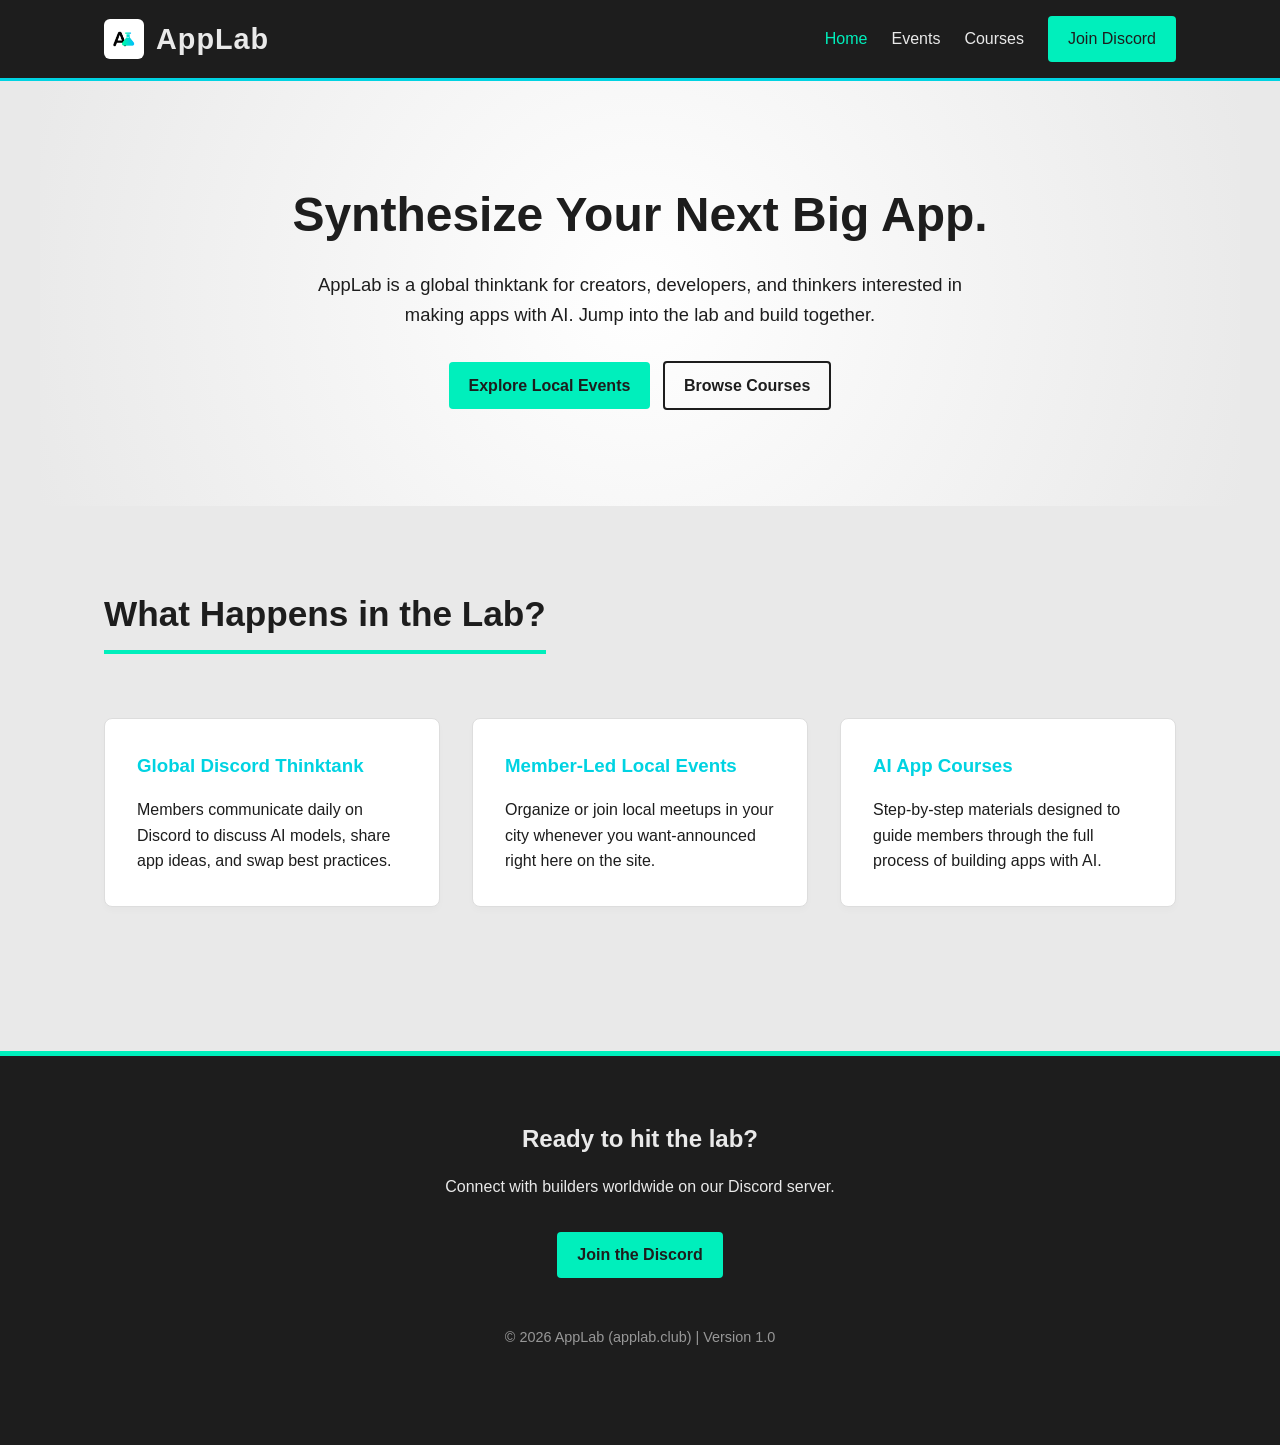
<file: index.html>
<!DOCTYPE html>
<html lang="en">
<head>
<meta charset="UTF-8">
<meta name="viewport" content="width=device-width, initial-scale=1.0">
<title>AppLab | AI App Thinktank</title>
<link rel="stylesheet" href="style.css">
</head>
<body>
<header>
<nav aria-label="Main Navigation">
<a href="index.html" class="logo-link">
<img src="images/logo.png" alt="AppLab Logo" class="site-logo">
<span class="logo-text">AppLab</span>
</a>
<ul class="nav-links">
<li><a href="index.html" class="active">Home</a></li>
<li><a href="events.html">Events</a></li>
<li><a href="courses.html">Courses</a></li>
<li><a href="index.html#join" class="btn-primary">Join Discord</a></li>
</ul>
</nav>
</header>
<main>
<section id="hero">
<div class="hero-content">
<h1>Synthesize Your Next Big App.</h1>
<p>AppLab is a global thinktank for creators, developers, and thinkers interested in making apps with AI. Jump into the lab and build together.</p>
<a href="events.html" class="btn-primary">Explore Local Events</a>
<a href="courses.html" class="btn-secondary">Browse Courses</a>
</div>
</section>
<section id="about">
<h2>What Happens in the Lab?</h2>
<div class="features-container">
<article class="feature-card">
<h3>Global Discord Thinktank</h3>
<p>Members communicate daily on Discord to discuss AI models, share app ideas, and swap best practices.</p>
</article>
<article class="feature-card">
<h3>Member-Led Local Events</h3>
<p>Organize or join local meetups in your city whenever you want-announced right here on the site.</p>
</article>
<article class="feature-card">
<h3>AI App Courses</h3>
<p>Step-by-step materials designed to guide members through the full process of building apps with AI.</p>
</article>
</div>
</section>
</main>
<footer id="join">
<h2>Ready to hit the lab?</h2>
<p>Connect with builders worldwide on our Discord server.</p>
<a href="https://discord.com" target="_blank" rel="noopener" class="btn-primary">Join the Discord</a>
<p class="footer-meta">&copy; 2026 AppLab (applab.club) | Version 1.0</p>
</footer>
</body>
</html>
</file>
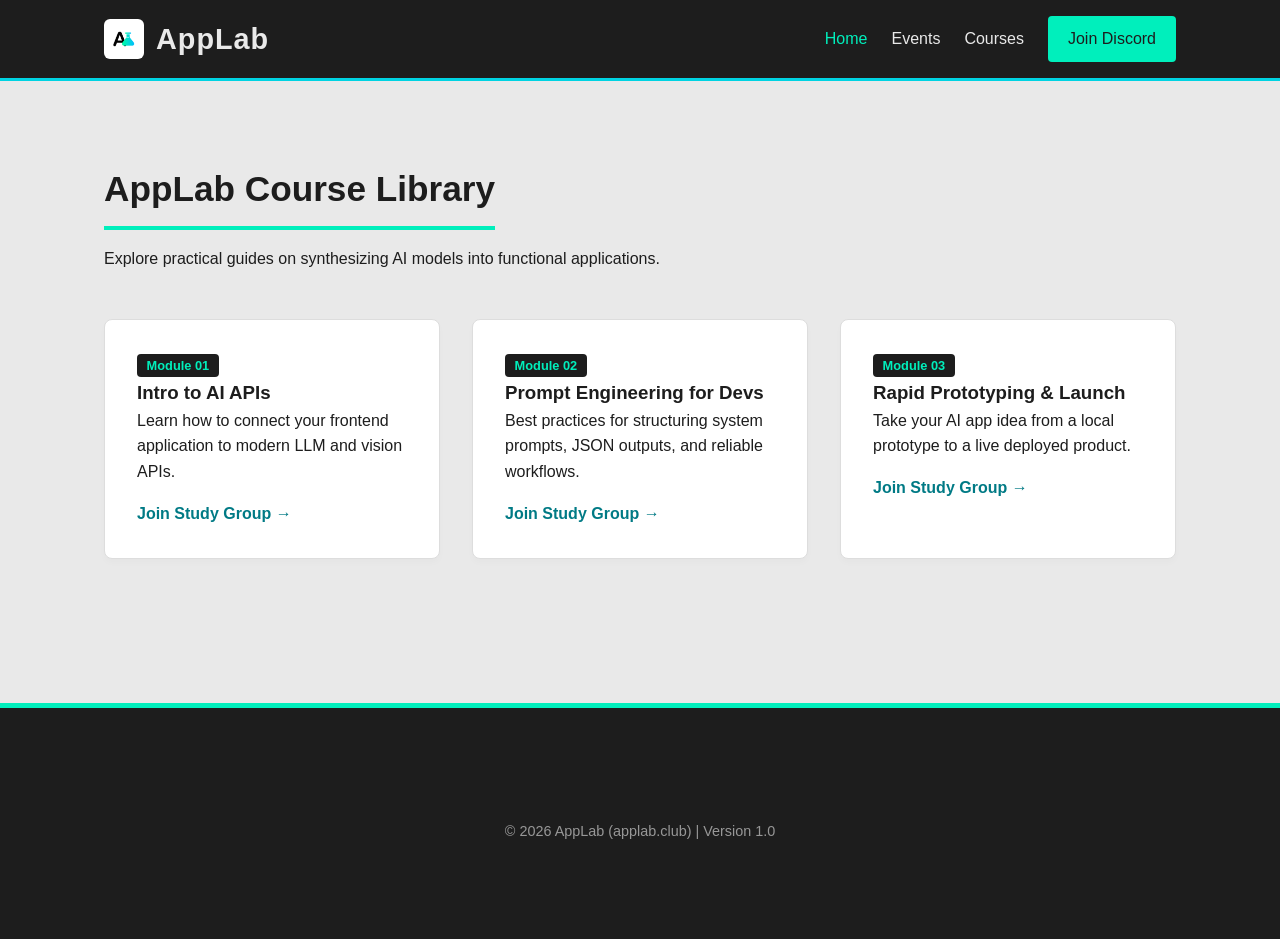
<file: courses.html>
<!DOCTYPE html>
<html lang="en">
<head>
<meta charset="UTF-8">
<meta name="viewport" content="width=device-width, initial-scale=1.0">
<title>Courses | AppLab</title>
<link rel="stylesheet" href="style.css">
</head>
<body>
<header>
<nav aria-label="Main Navigation">
<a href="index.html" class="logo-link">
<img src="images/logo.png" alt="AppLab Logo" class="site-logo">
<span class="logo-text">AppLab</span>
</a>
<ul class="nav-links">
<li><a href="index.html" class="active">Home</a></li>
<li><a href="events.html">Events</a></li>
<li><a href="courses.html">Courses</a></li>
<li><a href="index.html#join" class="btn-primary">Join Discord</a></li>
</ul>
</nav>
</header>
<main>
<section>
<h2>AppLab Course Library</h2>
<p>Explore practical guides on synthesizing AI models into functional applications.</p>
<div class="courses-container">
<article class="course-card">
<span class="badge">Module 01</span>
<h3>Intro to AI APIs</h3>
<p>Learn how to connect your frontend application to modern LLM and vision APIs.</p>
<a href="events.html" class="btn-text">Join Study Group &rarr;</a>
</article>
<article class="course-card">
<span class="badge">Module 02</span>
<h3>Prompt Engineering for Devs</h3>
<p>Best practices for structuring system prompts, JSON outputs, and reliable workflows.</p>
<a href="events.html" class="btn-text">Join Study Group &rarr;</a>
</article>
<article class="course-card">
<span class="badge">Module 03</span>
<h3>Rapid Prototyping &amp; Launch</h3>
<p>Take your AI app idea from a local prototype to a live deployed product.</p>
<a href="events.html" class="btn-text">Join Study Group &rarr;</a>
</article>
</div>
</section>
</main>
<footer>
<p class="footer-meta">&copy; 2026 AppLab (applab.club) | Version 1.0</p>
</footer>
</body>
</html>
</file>
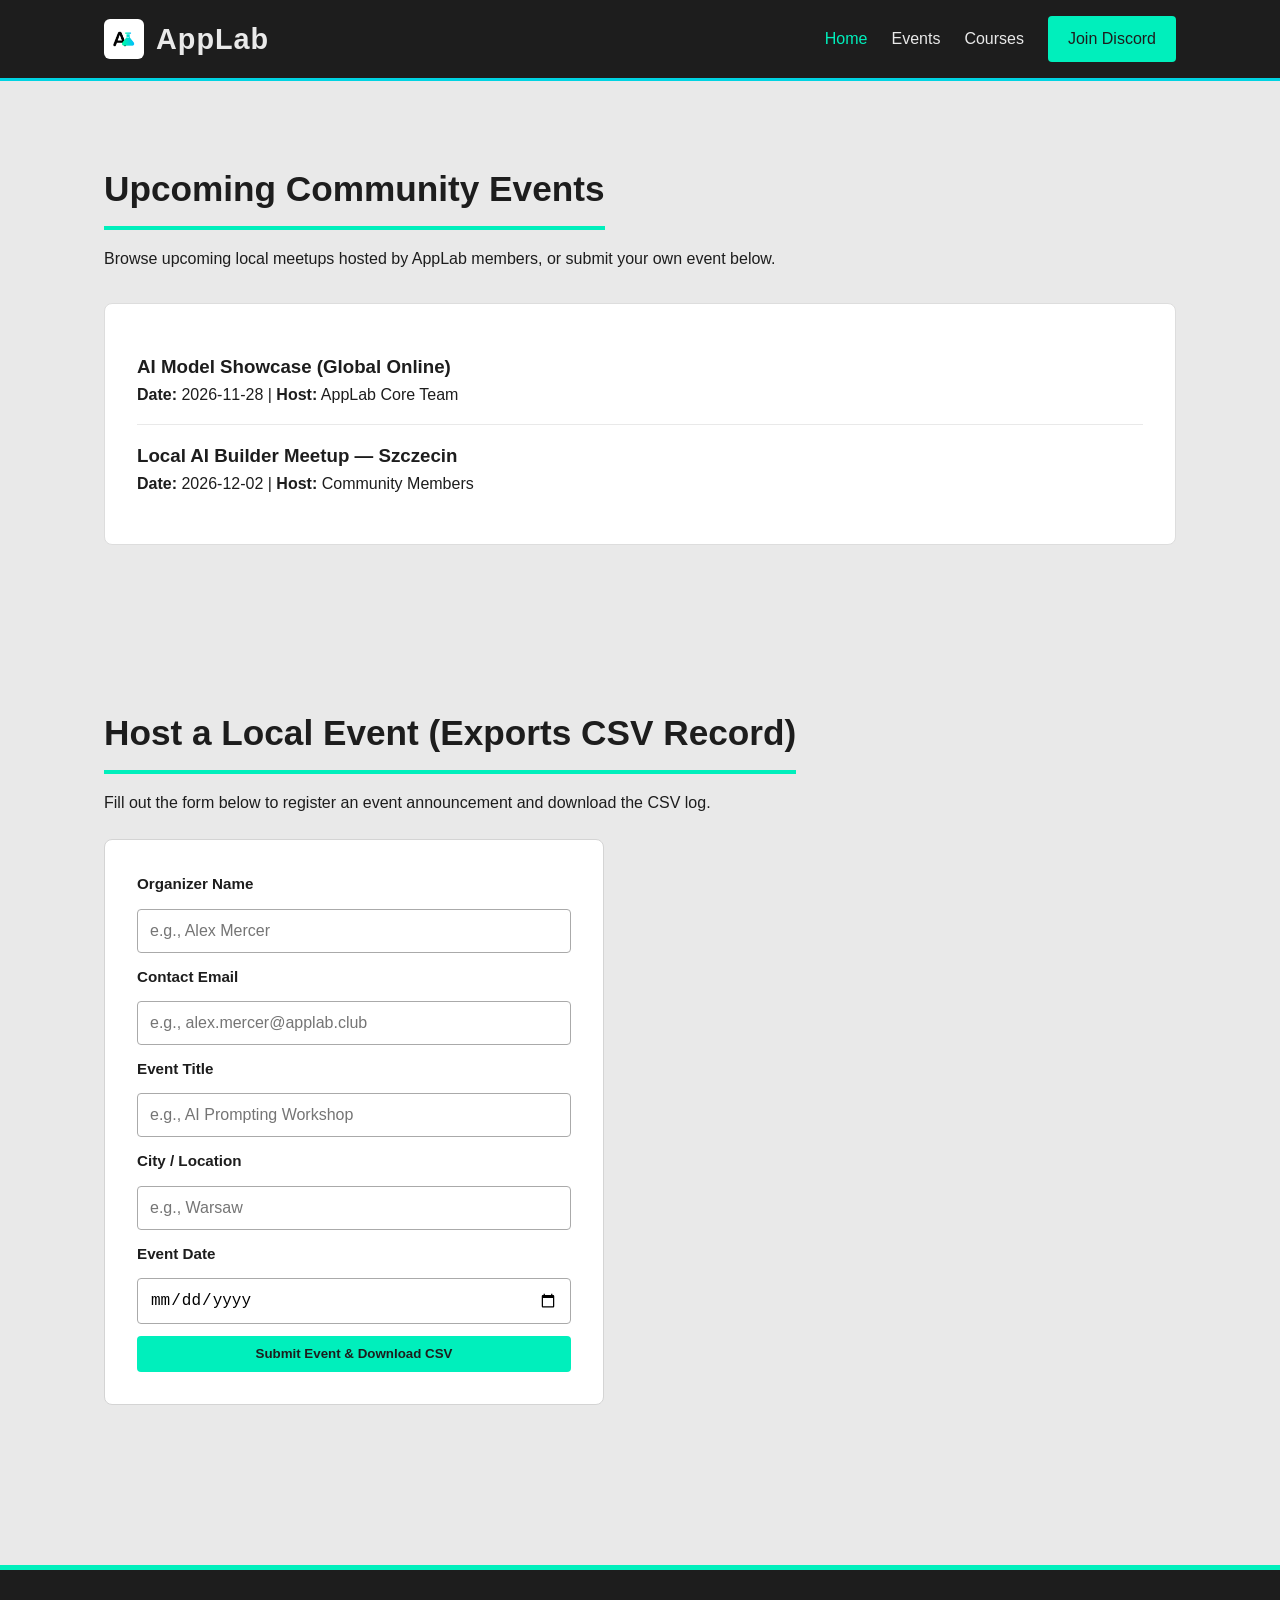
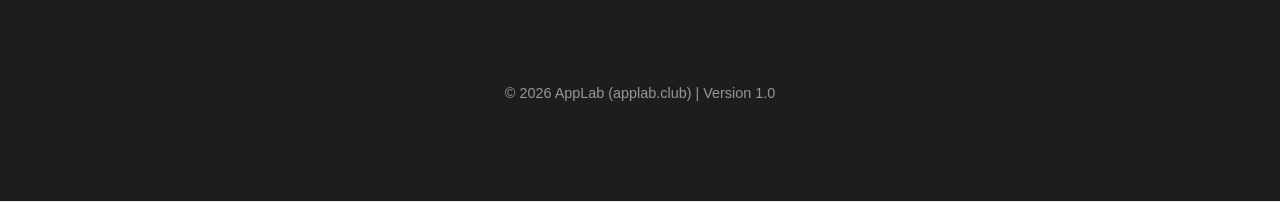
<file: events.html>
<!DOCTYPE html>
<html lang="en">
<head>
<meta charset="UTF-8">
<meta name="viewport" content="width=device-width, initial-scale=1.0">
<title>Events | AppLab</title>
<link rel="stylesheet" href="style.css">
</head>
<body>
<header>
<nav aria-label="Main Navigation">
<a href="index.html" class="logo-link">
<img src="images/logo.png" alt="AppLab Logo" class="site-logo">
<span class="logo-text">AppLab</span>
</a>
<ul class="nav-links">
<li><a href="index.html" class="active">Home</a></li>
<li><a href="events.html">Events</a></li>
<li><a href="courses.html">Courses</a></li>
<li><a href="index.html#join" class="btn-primary">Join Discord</a></li>
</ul>
</nav>
</header>
<main>
<section>
<h2>Upcoming Community Events</h2>
<p>Browse upcoming local meetups hosted by AppLab members, or submit your own event below.</p>
<div class="calendar-placeholder" id="event-list">
<div class="event-item">
<h3>AI Model Showcase (Global Online)</h3>
<p><strong>Date:</strong> 2026-11-28 | <strong>Host:</strong> AppLab Core Team</p>
</div>
<div class="event-item">
<h3>Local AI Builder Meetup — Szczecin</h3>
<p><strong>Date:</strong> 2026-12-02 | <strong>Host:</strong> Community Members</p>
</div>
</div>
</section>
<section id="submit-event">
<h2>Host a Local Event (Exports CSV Record)</h2>
<p>Fill out the form below to register an event announcement and download the CSV log.</p>
<form id="eventForm" class="lab-form">
<label for="organizer">Organizer Name</label>
<input type="text" id="organizer" name="organizer" required placeholder="e.g., Alex Mercer">
<label for="email">Contact Email</label>
<input type="email" id="email" name="email" required placeholder="e.g., alex.mercer@applab.club">
<label for="title">Event Title</label>
<input type="text" id="title" name="title" required placeholder="e.g., AI Prompting Workshop">
<label for="city">City / Location</label>
<input type="text" id="city" name="city" required placeholder="e.g., Warsaw">
<label for="date">Event Date</label>
<input type="date" id="date" name="date" required>
<button type="submit" class="btn-primary">Submit Event &amp; Download CSV</button>
</form>
<p id="statusMessage" role="status" style="margin-top: 1rem; font-weight: bold;"></p>
</section>
</main>
<footer>
<p class="footer-meta">&copy; 2026 AppLab (applab.club) | Version 1.0</p>
</footer>
<script>
       document.getElementById('eventForm').addEventListener('submit', function(e) {
           e.preventDefault();
           const organizer = document.getElementById('organizer').value.trim();
           const email = document.getElementById('email').value.trim();
           const title = document.getElementById('title').value.trim();
           const city = document.getElementById('city').value.trim();
           const date = document.getElementById('date').value;
           // Create CSV content
           const headers = ['Organizer,Email,Event Title,City,Date'];
           const row = [`"${organizer}","${email}","${title}","${city}","${date}"`];
           const csvContent = "data:text/csv;charset=utf-8," + [headers, row].join("\n");
           // Trigger CSV file download
           const encodedUri = encodeURI(csvContent);
           const link = document.createElement("a");
           link.setAttribute("href", encodedUri);
           link.setAttribute("download", "applab_event_record.csv");
           document.body.appendChild(link);
           link.click();
           document.body.removeChild(link);
           // Add event visually to the page list
           const eventList = document.getElementById('event-list');
           const newItem = document.createElement('div');
           newItem.className = 'event-item';
           newItem.innerHTML = `<h3>${title} (${city})</h3><p><strong>Date:</strong> ${date} | <strong>Host:</strong> ${organizer}</p>`;
           eventList.appendChild(newItem);
           document.getElementById('statusMessage').textContent = "Success! Event added and applab_event_record.csv downloaded.";
           this.reset();
       });
</script>
</body>
</html>
</file>
<file: style.css>
:root {
   --gunmetal-black: #1D1D1D;
   --quicksilver: #E9E9E9;
   --aqua-blue: #00D3E2;
   --lab-green: #00EFBC;
}
* {
   margin: 0;
   padding: 0;
   box-sizing: border-box;
}
body {
   font-family: 'Helvetica Neue', Arial, sans-serif;
   background-color: var(--quicksilver);
   color: var(--gunmetal-black);
   line-height: 1.6;
}
/* Accessibility focus outline */
a:focus, button:focus, input:focus {
   outline: 3px solid var(--aqua-blue);
   outline-offset: 2px;
}
header {
   background-color: var(--gunmetal-black);
   position: sticky;
   top: 0;
   z-index: 100;
   border-bottom: 3px solid var(--aqua-blue);
}
nav {
   display: flex;
   justify-content: space-between;
   align-items: center;
   padding: 1rem 5%;
   max-width: 1200px;
   margin: auto;
   flex-wrap: wrap;
   gap: 1rem;
}
.logo-link {
   display: flex;
   align-items: center;
   gap: 0.75rem;
   text-decoration: none;
}
.site-logo {
   height: 40px;
   width: auto;
   border-radius: 6px;
   background-color: #ffffff; /* Ensures the black "A" stays clearly visible against the dark navbar[cite: 1, 2] */
   padding: 3px;
}
.logo-text {
   font-size: 1.8rem;
   font-weight: bold;
   color: var(--quicksilver);
   letter-spacing: 1px;
}
.nav-links {
   list-style: none;
   display: flex;
   align-items: center;
   gap: 1.5rem;
   flex-wrap: wrap;
}
.nav-links a {
   text-decoration: none;
   color: var(--quicksilver);
   font-weight: 500;
}
.nav-links a:hover, .nav-links a.active {
   color: var(--lab-green);
}
.btn-primary {
   background-color: var(--lab-green);
   color: var(--gunmetal-black) !important;
   padding: 0.65rem 1.25rem;
   border-radius: 4px;
   text-decoration: none;
   font-weight: bold;
   border: none;
   cursor: pointer;
   display: inline-block;
}
.btn-primary:hover {
   background-color: var(--aqua-blue);
}
.btn-secondary {
   background-color: transparent;
   color: var(--gunmetal-black);
   border: 2px solid var(--gunmetal-black);
   padding: 0.6rem 1.2rem;
   border-radius: 4px;
   text-decoration: none;
   font-weight: bold;
   display: inline-block;
   margin-left: 0.5rem;
}
.btn-secondary:hover {
   background-color: var(--gunmetal-black);
   color: var(--quicksilver);
}
.btn-text {
   color: #007A85; /* Darkened slightly for WCAG AA contrast on white */
   text-decoration: none;
   font-weight: bold;
   display: inline-block;
   margin-top: 1rem;
}
#hero {
   text-align: center;
   padding: 6rem 2rem;
   background: radial-gradient(circle at center, #ffffff 0%, var(--quicksilver) 100%);
}
#hero h1 {
   font-size: 3rem;
   margin-bottom: 1rem;
}
#hero p {
   font-size: 1.15rem;
   margin-bottom: 2rem;
   max-width: 680px;
   margin-inline: auto;
}
section {
   padding: 4rem 5%;
   max-width: 1200px;
   margin: auto;
}
section h2 {
   font-size: 2rem;
   margin-bottom: 1rem;
   border-bottom: 4px solid var(--lab-green);
   display: inline-block;
   padding-bottom: 0.3rem;
}
.features-container, .courses-container {
   display: flex;
   gap: 1.5rem;
   flex-wrap: wrap;
   margin-top: 2rem;
}
.feature-card, .course-card {
   background-color: #ffffff;
   padding: 2rem;
   border-radius: 8px;
   flex: 1;
   min-width: 260px;
   border: 1px solid #d4d4d4;
}
.badge {
   background-color: var(--gunmetal-black);
   color: var(--lab-green);
   font-size: 0.8rem;
   padding: 0.25rem 0.6rem;
   border-radius: 4px;
   font-weight: bold;
}
.calendar-placeholder {
   margin-top: 1.5rem;
   background: #ffffff;
   border: 1px solid #d4d4d4;
   border-radius: 8px;
   padding: 1.5rem;
}
.event-item {
   padding: 1rem 0;
   border-bottom: 1px solid var(--quicksilver);
}
.event-item:last-child {
   border-bottom: none;
}
.lab-form {
   display: flex;
   flex-direction: column;
   gap: 0.75rem;
   max-width: 500px;
   margin-top: 1.5rem;
   background: #ffffff;
   padding: 2rem;
   border-radius: 8px;
   border: 1px solid #d4d4d4;
}
.lab-form label {
   font-weight: bold;
   font-size: 0.95rem;
}
.lab-form input {
   padding: 0.75rem;
   border: 1px solid #aaa;
   border-radius: 4px;
   font-size: 1rem;
}
footer {
   background-color: var(--gunmetal-black);
   color: var(--quicksilver);
   text-align: center;
   padding: 3rem 2rem;
   margin-top: 4rem;
   border-top: 5px solid var(--lab-green);
}
.footer-meta {
   margin-top: 1.5rem;
   font-size: 0.9rem;
   opacity: 0.75;
}
section {

    padding: 5rem 5%;

    max-width: 1200px;

    margin: auto;

}

section h2 {

    font-size: 2.2rem;

    margin-bottom: 1rem;

    border-bottom: 4px solid var(--lab-green);

    display: inline-block;

    padding-bottom: 0.5rem;

}

/* --- About / Features --- */

.features-container, .courses-container {

    display: flex;

    gap: 2rem;

    flex-wrap: wrap;

    margin-top: 3rem;

}

.feature-card, .course-card {

    background-color: #ffffff;

    padding: 2rem;

    border-radius: 8px;

    flex: 1;

    min-width: 280px;

    border: 1px solid #ddd;

    box-shadow: 0 4px 6px rgba(0,0,0,0.02);

}

.feature-card h3 {

    margin-bottom: 1rem;

    color: var(--aqua-blue);

}

/* --- Events --- */

.calendar-placeholder {

    margin-top: 2rem;

    background: #ffffff;

    border: 1px solid #ddd;

    border-radius: 8px;

    padding: 2rem;

}

.event-item {

    padding: 1rem 0;

    border-bottom: 1px solid var(--quicksilver);

}

.event-item:last-child {

    border-bottom: none;

}

/* --- Footer --- */

footer {

    background-color: var(--gunmetal-black);

    color: var(--quicksilver);

    text-align: center;

    padding: 4rem 2rem;

    margin-top: 4rem;

    border-top: 5px solid var(--lab-green);

}

footer h2 {

    margin-bottom: 1rem;

}

footer p {

    margin-bottom: 2rem;

}

.footer-meta {

    margin-top: 3rem;

    font-size: 0.9rem;

    opacity: 0.6;

}
</file>
